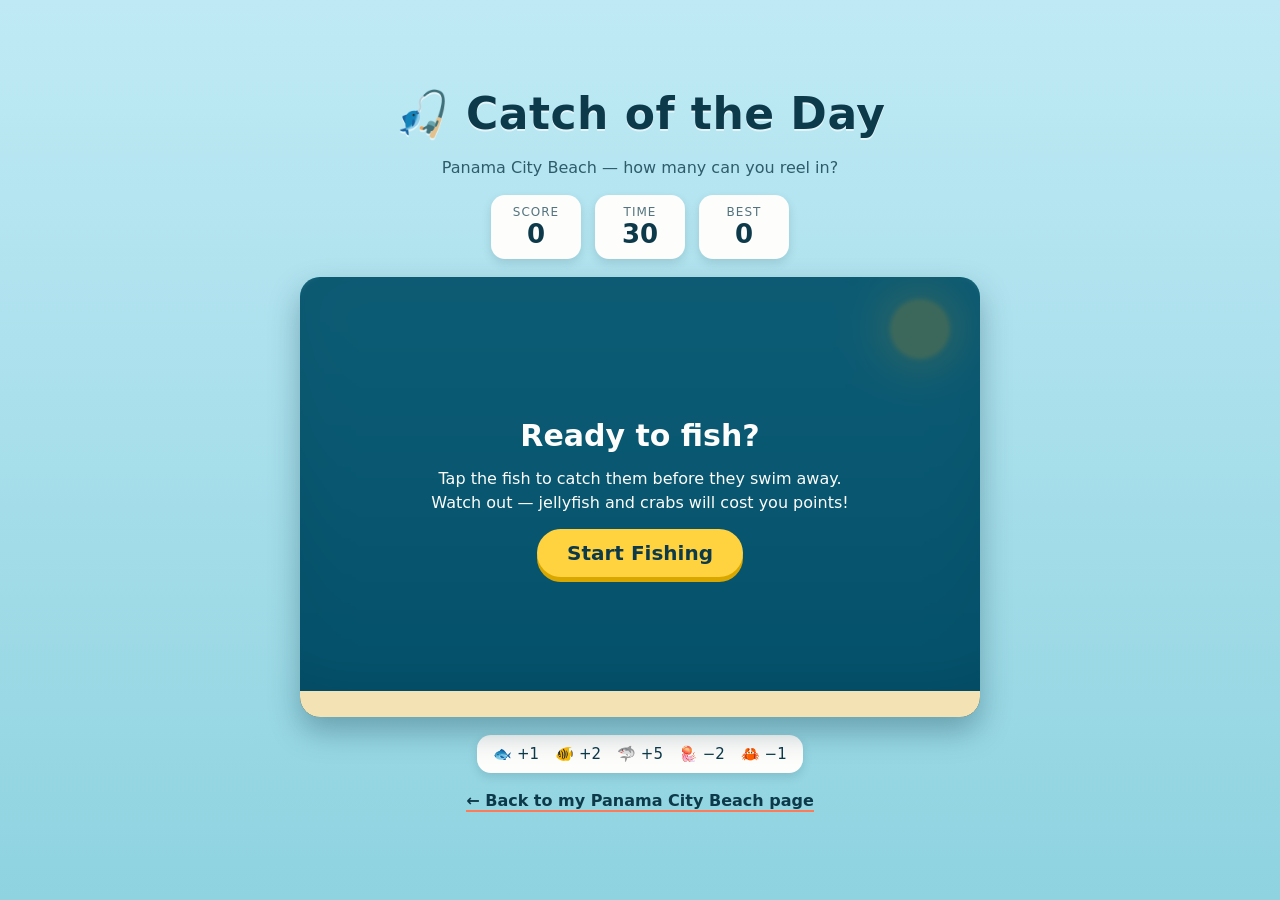
<file: beachgame.html>
<!DOCTYPE html>
<html lang="en">
<head>
<meta charset="UTF-8">
<meta name="viewport" content="width=device-width, initial-scale=1.0">
<title>Catch of the Day - A Panama City Beach Game</title>

<style>
/* ===========================================================
   CATCH OF THE DAY  -  styles
   The whole look of the game lives here.
   Colors are written as #hex codes you can swap freely.
   =========================================================== */

:root {
    --sky:    #bfeaf5;   /* pale sky blue          */
    --sea1:   #2a9fb8;   /* top of the water       */
    --sea2:   #066b8c;   /* deeper water           */
    --sand:   #f3e2b3;   /* beach sand             */
    --foam:   #fdfdfb;   /* white foam / cards     */
    --ink:    #0d3a4a;   /* dark text              */
    --sun:    #ffd23f;   /* sunshine yellow accent */
    --coral:  #ff7a59;   /* buttons / highlights   */
}

* { box-sizing: border-box; }

body {
    margin: 0;
    min-height: 100vh;
    display: flex;
    flex-direction: column;
    align-items: center;
    justify-content: center;
    gap: 18px;
    padding: 24px 16px;
    font-family: "Trebuchet MS", "Avenir Next", "Segoe UI", system-ui, sans-serif;
    color: var(--ink);
    background: linear-gradient(180deg, var(--sky) 0%, #8fd3e0 100%);
}

h1 {
    margin: 0;
    font-size: clamp(28px, 6vw, 44px);
    letter-spacing: 0.5px;
    text-shadow: 0 2px 0 rgba(255,255,255,0.6);
}

.tagline {
    margin: 0;
    font-size: 16px;
    opacity: 0.8;
}

/* --- the scoreboard --- */
.hud {
    display: flex;
    gap: 14px;
    flex-wrap: wrap;
    justify-content: center;
}

.hud .stat {
    background: var(--foam);
    border-radius: 14px;
    padding: 10px 18px;
    min-width: 90px;
    text-align: center;
    box-shadow: 0 4px 10px rgba(13,58,74,0.15);
}

.hud .stat span {
    display: block;
    font-size: 12px;
    text-transform: uppercase;
    letter-spacing: 1px;
    opacity: 0.7;
}

.hud .stat strong {
    font-size: 26px;
}

/* --- the play area (the ocean) --- */
#ocean {
    position: relative;
    width: min(680px, 96vw);
    height: 440px;
    border-radius: 20px;
    overflow: hidden;
    cursor: crosshair;
    background:
        linear-gradient(180deg, var(--sea1) 0%, var(--sea2) 85%, #044b63 100%);
    box-shadow: 0 14px 30px rgba(13,58,74,0.35), inset 0 0 60px rgba(0,0,0,0.15);
    user-select: none;
}

/* the sun in the corner */
#ocean::before {
    content: "";
    position: absolute;
    top: 22px; right: 30px;
    width: 60px; height: 60px;
    border-radius: 50%;
    background: var(--sun);
    box-shadow: 0 0 40px 12px rgba(255,210,63,0.6);
}

/* a strip of sand along the bottom */
#ocean::after {
    content: "";
    position: absolute;
    left: 0; right: 0; bottom: 0;
    height: 26px;
    background: var(--sand);
}

/* each sea creature that swims by */
.critter {
    position: absolute;
    font-size: 42px;
    line-height: 1;
    cursor: pointer;
    border: none;
    background: transparent;
    padding: 4px;
    transition: transform 0.08s ease;
}
.critter:hover { transform: scale(1.15); }
.critter:active { transform: scale(0.85); }

/* the little "+1" that pops up when you catch something */
.popup {
    position: absolute;
    font-weight: bold;
    font-size: 22px;
    pointer-events: none;
    animation: floatUp 0.7s ease-out forwards;
    text-shadow: 0 1px 2px rgba(0,0,0,0.3);
}
@keyframes floatUp {
    from { opacity: 1; transform: translateY(0); }
    to   { opacity: 0; transform: translateY(-40px); }
}

/* the start + game-over screens that cover the ocean */
.overlay {
    position: absolute;
    inset: 0;
    display: flex;
    flex-direction: column;
    align-items: center;
    justify-content: center;
    gap: 14px;
    text-align: center;
    padding: 20px;
    background: rgba(6,75,99,0.78);
    color: var(--foam);
    backdrop-filter: blur(2px);
}
.overlay.hidden { display: none; }
.overlay h2 { margin: 0; font-size: 30px; }
.overlay p  { margin: 0; max-width: 420px; line-height: 1.5; }

button.play {
    font-family: inherit;
    font-size: 20px;
    font-weight: bold;
    color: var(--ink);
    background: var(--sun);
    border: none;
    border-radius: 999px;
    padding: 12px 30px;
    cursor: pointer;
    box-shadow: 0 5px 0 #d9a800;
    transition: transform 0.1s ease;
}
button.play:hover  { transform: translateY(-2px); }
button.play:active { transform: translateY(3px); box-shadow: 0 2px 0 #d9a800; }

.legend {
    display: flex;
    gap: 16px;
    flex-wrap: wrap;
    justify-content: center;
    font-size: 15px;
    background: var(--foam);
    padding: 10px 16px;
    border-radius: 14px;
    box-shadow: 0 4px 10px rgba(13,58,74,0.15);
}

.backlink {
    color: var(--ink);
    font-weight: bold;
    text-decoration: none;
    border-bottom: 2px solid var(--coral);
}
.backlink:hover { color: var(--coral); }

/* be kind to people who prefer less motion */
@media (prefers-reduced-motion: reduce) {
    .popup { animation: none; }
}
</style>
</head>

<body>

    <h1>🎣 Catch of the Day</h1>
    <p class="tagline">Panama City Beach &mdash; how many can you reel in?</p>

    <div class="hud">
        <div class="stat"><span>Score</span><strong id="score">0</strong></div>
        <div class="stat"><span>Time</span><strong id="time">30</strong></div>
        <div class="stat"><span>Best</span><strong id="best">0</strong></div>
    </div>

    <div id="ocean">
        <!-- Start screen -->
        <div class="overlay" id="startScreen">
            <h2>Ready to fish?</h2>
            <p>Tap the fish to catch them before they swim away.
               Watch out &mdash; jellyfish and crabs will cost you points!</p>
            <button class="play" id="startBtn">Start Fishing</button>
        </div>

        <!-- Game over screen -->
        <div class="overlay hidden" id="endScreen">
            <h2 id="endTitle">Time's up!</h2>
            <p id="endMsg">You caught a great haul.</p>
            <button class="play" id="againBtn">Play Again</button>
        </div>
    </div>

    <div class="legend">
        <span>🐟 +1</span>
        <span>🐠 +2</span>
        <span>🦈 +5</span>
        <span>🪼 &minus;2</span>
        <span>🦀 &minus;1</span>
    </div>

    <a class="backlink" href="scratch.html">&larr; Back to my Panama City Beach page</a>

<script>
/* ===========================================================
   CATCH OF THE DAY  -  game logic
   ===========================================================
   ▼▼▼  EASY SETTINGS — change these numbers to tune the game ▼▼▼ */

const GAME_SECONDS = 30;     // how long each round lasts
const SPAWN_EVERY  = 750;    // how often a new creature appears (milliseconds; smaller = more fish)
const PLAYER_NAME  = "Dallas";

// The sea creatures. emoji = what shows, points = score change,
// weight = how often it appears (bigger number = more common),
// minSpeed/maxSpeed = seconds to cross the screen (smaller = faster).
const CREATURES = [
    { emoji: "🐟", points: 1,  weight: 5, minSpeed: 3.5, maxSpeed: 6 },
    { emoji: "🐠", points: 2,  weight: 3, minSpeed: 3,   maxSpeed: 5 },
    { emoji: "🦈", points: 5,  weight: 1, minSpeed: 1.6, maxSpeed: 2.4 },
    { emoji: "🪼", points: -2, weight: 2, minSpeed: 4,   maxSpeed: 6 },
    { emoji: "🦀", points: -1, weight: 2, minSpeed: 4,   maxSpeed: 7 },
];

/* ▲▲▲  end of easy settings  ▲▲▲
   =========================================================== */

// Grab the parts of the page we need to talk to.
const ocean      = document.getElementById("ocean");
const scoreEl    = document.getElementById("score");
const timeEl     = document.getElementById("time");
const bestEl     = document.getElementById("best");
const startScreen= document.getElementById("startScreen");
const endScreen  = document.getElementById("endScreen");
const endTitle   = document.getElementById("endTitle");
const endMsg     = document.getElementById("endMsg");

let score, timeLeft, best = 0;
let spawnTimer, countdownTimer;
let playing = false;

// Pick a creature at random, but respect the "weight" (rarity).
function pickCreature() {
    const pool = [];
    CREATURES.forEach(c => {
        for (let i = 0; i < c.weight; i++) pool.push(c);
    });
    return pool[Math.floor(Math.random() * pool.length)];
}

// Make one creature swim across the ocean.
function spawnCreature() {
    if (!playing) return;

    const c = pickCreature();
    const critter = document.createElement("button");
    critter.className = "critter";
    critter.textContent = c.emoji;

    // random vertical position (keep it inside the water, above the sand)
    const top = 20 + Math.random() * 330;
    critter.style.top = top + "px";
    critter.style.left = "100%";   // start just off the right edge

    // random speed
    const speed = c.minSpeed + Math.random() * (c.maxSpeed - c.minSpeed);

    ocean.appendChild(critter);

    // animate it swimming from right to left
    const swim = critter.animate(
        [ { left: "100%" }, { left: "-60px" } ],
        { duration: speed * 1000, easing: "linear" }
    );

    // if it reaches the far side uncaught, remove it
    swim.onfinish = () => critter.remove();

    // catching it!
    critter.addEventListener("click", () => {
        if (!playing) return;
        changeScore(c.points, critter, c.points >= 0);
        critter.remove();
    });
}

// Update the score and show a floating +/- number.
function changeScore(points, critter, good) {
    score += points;
    if (score < 0) score = 0;          // don't go negative
    scoreEl.textContent = score;

    const popup = document.createElement("div");
    popup.className = "popup";
    popup.textContent = (points > 0 ? "+" : "") + points;
    popup.style.color = good ? "#aef0c4" : "#ffb3a1";
    popup.style.left = critter.style.left;
    popup.style.top  = critter.style.top;
    ocean.appendChild(popup);
    setTimeout(() => popup.remove(), 700);
}

// Start a fresh round.
function startGame() {
    score = 0;
    timeLeft = GAME_SECONDS;
    playing = true;

    scoreEl.textContent = score;
    timeEl.textContent = timeLeft;
    startScreen.classList.add("hidden");
    endScreen.classList.add("hidden");

    spawnTimer = setInterval(spawnCreature, SPAWN_EVERY);

    countdownTimer = setInterval(() => {
        timeLeft--;
        timeEl.textContent = timeLeft;
        if (timeLeft <= 0) endGame();
    }, 1000);
}

// End the round and show the results.
function endGame() {
    playing = false;
    clearInterval(spawnTimer);
    clearInterval(countdownTimer);

    // clear any creatures still on screen
    document.querySelectorAll(".critter").forEach(el => el.remove());

    if (score > best) {
        best = score;
        bestEl.textContent = best;
    }

    // a friendly message that changes with how well you did
    let title, msg;
    if (score >= 30)      { title = "🏆 Master Angler!"; msg = PLAYER_NAME + ", that was an incredible haul of " + score + " points!"; }
    else if (score >= 15) { title = "🎣 Nice catch!";    msg = "Solid fishing, " + PLAYER_NAME + " — you scored " + score + " points."; }
    else                  { title = "🌊 Time's up!";     msg = "You scored " + score + " points. The fish were quick today!"; }

    endTitle.textContent = title;
    endMsg.textContent = msg;
    endScreen.classList.remove("hidden");
}

// hook up the buttons
document.getElementById("startBtn").addEventListener("click", startGame);
document.getElementById("againBtn").addEventListener("click", startGame);
</script>

</body>
</html>
</file>
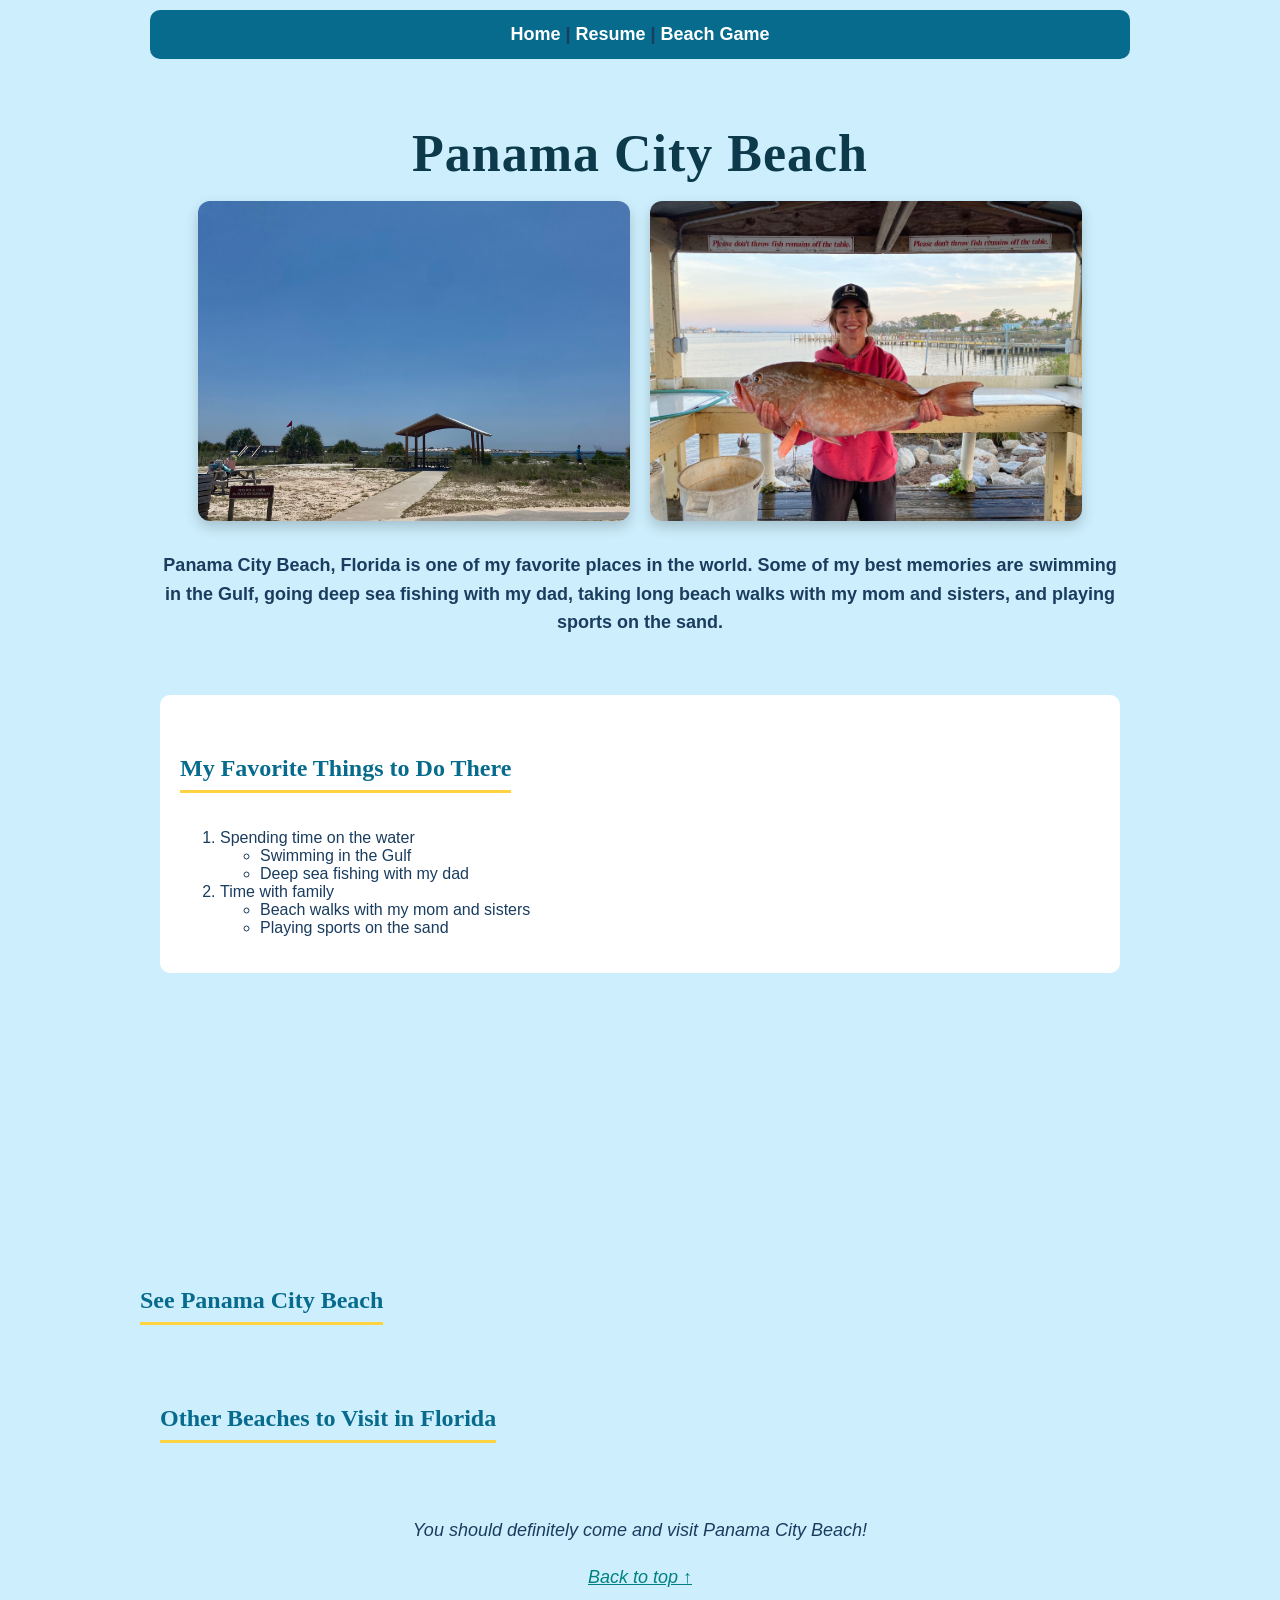
<file: scratch.html>
<!DOCTYPE html>
<html lang="en">
<head>
    <meta charset="UTF-8">
    <meta name="viewport" content="width=device-width, initial-scale=1.0">
    <title>Panama City Beach</title>
    <link rel="stylesheet" href="scratchstyles.css">
</head>
<body>
    <div class="topnav">
        <a href="index.html">Home</a> |
        <a href="resume.html">Resume</a> |
        <a href="beachgame.html">Beach Game</a>
    </div>

    <div class="intro" id="top">
        <h1>Panama City Beach</h1>
        <img src="assets/img/panama_city_beach_walkway.jpg" alt="The beach at Panama City Beach, Florida" width="600">
        <img src="assets/img/dallas_with_fish_at_beach.jpg" alt="Dallas holding a fish caught deep sea fishing at Panama City Beach" width="600">
        <p>Panama City Beach, Florida is one of my favorite places in the world. Some of my best memories are swimming in the Gulf, going deep sea fishing with my dad, taking long beach walks with my mom and sisters, and playing sports on the sand.</p>
    </div>

    <div class="activities">
        <h2>My Favorite Things to Do There</h2>

        <ol>
            <li>Spending time on the water
                <ul>
                    <li>Swimming in the Gulf</li>
                    <li>Deep sea fishing with my dad</li>
                </ul>
            </li>
            <li>Time with family
                <ul>
                    <li>Beach walks with my mom and sisters</li>
                    <li>Playing sports on the sand</li>
                </ul>
            </li>
        </ol>
    </div>

     <div class="video">
        <h2>See Panama City Beach</h2>
        <iframe width="560" height="315" src="https://www.youtube.com/embed/hDNKBqgS9SU?si=Uj-ny-XJPxA3Afek" title="YouTube video player" frameborder="0" allow="accelerometer; autoplay; clipboard-write; encrypted-media; gyroscope; picture-in-picture; web-share" referrerpolicy="strict-origin-when-cross-origin" allowfullscreen></iframe>
    </div>
    <div class="tableau">
        <h2>Other Beaches to Visit in Florida</h2>
        <div class='tableauPlaceholder' id='viz1781628848720' style='position: relative'><noscript><a href='#'><img alt='Florida Public Beach Access Sites  ' src='https:&#47;&#47;public.tableau.com&#47;static&#47;images&#47;SW&#47;SWGZ2RSN7&#47;1_rss.png' style='border: none' /></a></noscript><object class='tableauViz'  style='display:none;'><param name='host_url' value='https%3A%2F%2Fpublic.tableau.com%2F' /> <param name='embed_code_version' value='3' /> <param name='path' value='shared&#47;SWGZ2RSN7' /> <param name='toolbar' value='yes' /><param name='static_image' value='https:&#47;&#47;public.tableau.com&#47;static&#47;images&#47;SW&#47;SWGZ2RSN7&#47;1.png' /> <param name='animate_transition' value='yes' /><param name='display_static_image' value='yes' /><param name='display_spinner' value='yes' /><param name='display_overlay' value='yes' /><param name='display_count' value='yes' /><param name='language' value='en-US' /></object></div>                <script type='text/javascript'>                    var divElement = document.getElementById('viz1781628848720');                    var vizElement = divElement.getElementsByTagName('object')[0];                    vizElement.style.width='100%';vizElement.style.height=(divElement.offsetWidth*0.75)+'px';                    var scriptElement = document.createElement('script');                    scriptElement.src = 'https://public.tableau.com/javascripts/api/viz_v1.js';                    vizElement.parentNode.insertBefore(scriptElement, vizElement);                </script>
    </div>
    <div class="footer">
        <p>You should definitely come and visit Panama City Beach!</p>
        <p><a href="#top">Back to top &uarr;</a></p>
    </div>
</body>
</html>
</file>
<file: scratchstyles.css>
body {
    background-color: #cdeffd;
    font-family: Arial, sans-serif;
    color: #1a3c5e;
}

h1 {
    color: #d2691e;
    text-align: center;
}

p {
    font-size: 18px;
    line-height: 1.6;
}

a {
    color: #008080;
}

.intro {
    text-align: center;
    padding: 20px;
}

.activities {
    background-color: #ffffff;
    padding: 20px;
    margin: 20px;
    border-radius: 10px;
}

.footer {
    text-align: center;
    padding: 15px;
    font-style: italic;
}

.intro {
    text-align: center;
    padding: 20px;
}

.activities {
    background-color: #ffffff;
    padding: 20px;
    margin: 20px;
    border-radius: 10px;
}

.footer {
    text-align: center;
    padding: 15px;
    font-style: italic;
}

.tableau { padding: 20px; }

.intro img {
    width: 45%;
    height: 320px;
    object-fit: cover;
    object-position: center 75%;
    border-radius: 12px;
    margin: 8px;
    box-shadow: 0 6px 14px rgba(0,0,0,0.2);
}

.intro p {
    font-weight: bold;
}

/* center all the section headings */
h2 {
    text-align: center;
    margin-top: 40px;
}

/* style the top navigation bar */
.topnav {
    text-align: center;
    padding: 14px;
    font-size: 18px;
    font-weight: bold;
}

/* give the whole page a comfortable reading width, centered */
body {
    max-width: 1000px;
    margin: 0 auto;
}

.topnav a {
    text-decoration: none;
}

/* the big page title */
h1 {
    font-family: "Georgia", serif;
    font-size: 52px;
    letter-spacing: 1px;
    margin-bottom: 10px;
    color: #0d3a4a;
}

/* the section headers */
h2 {
    font-family: "Georgia", serif;
    color: #066b8c;
    border-bottom: 3px solid #ffd23f;
    padding-bottom: 8px;
    display: inline-block;
}

.topnav {
    background-color: #066b8c;
    border-radius: 10px;
    margin: 10px;
}

.topnav a {
    color: #ffffff;
}
</file>
